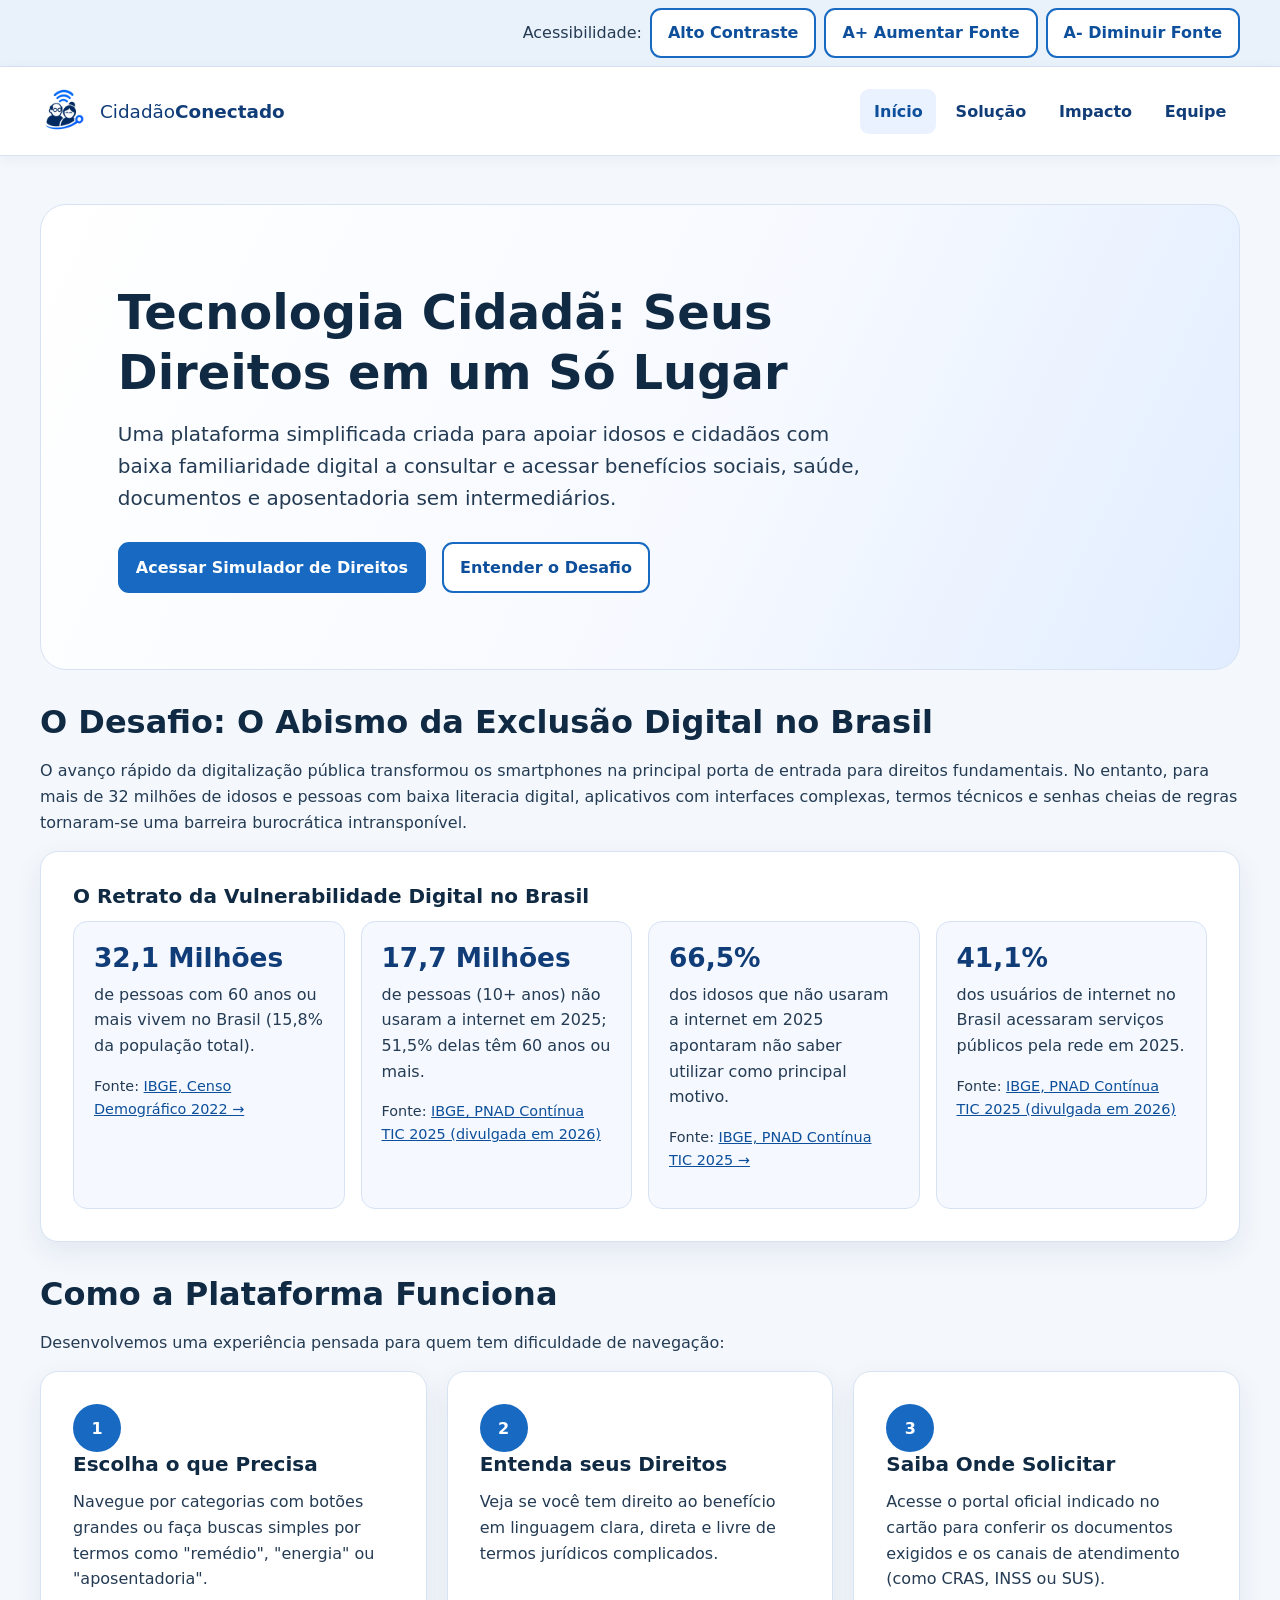
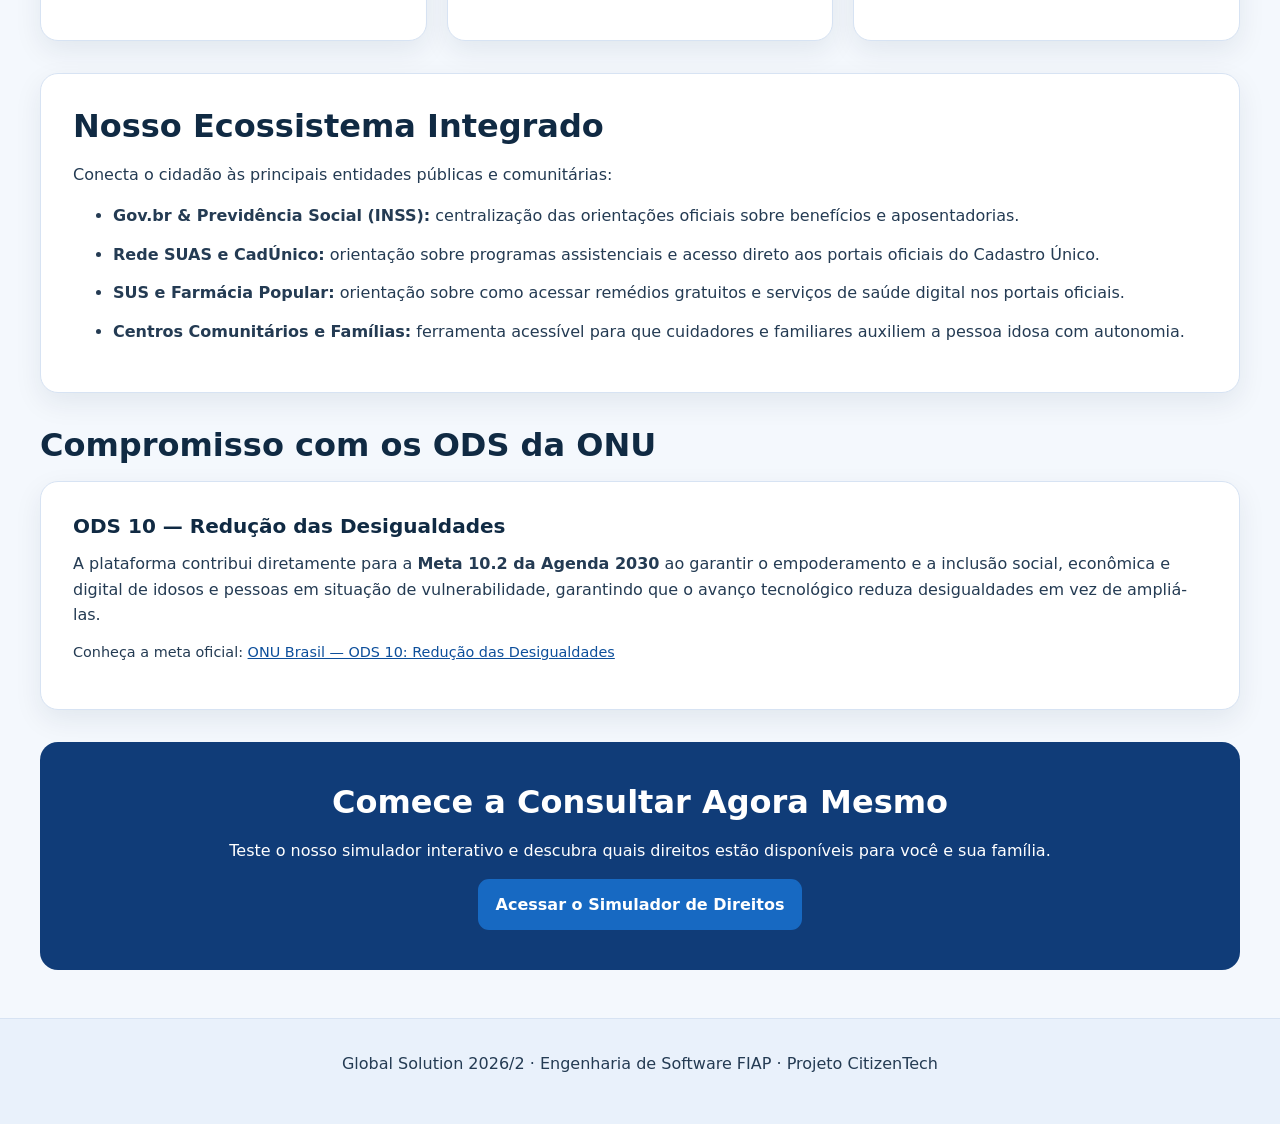
<file: index.html>
<!DOCTYPE html>
<html lang="pt-BR">
<head>
  <meta charset="UTF-8">
  <meta name="viewport" content="width=device-width, initial-scale=1.0">
  <title>Cidadão Conectado | Serviços e Direitos Acessíveis</title>
  <link rel="stylesheet" href="css/style.css">
  <link rel="stylesheet" href="css/home.css">
  <link rel="icon" type="image/png" href="img/logo-sem-palavras.png">
</head>
<body>

  <a class="pular" href="#conteudo">Pular para o conteúdo principal</a>

  <aside class="barra-acessibilidade" aria-label="Ferramentas de Acessibilidade">
    <div class="conteiner-acessibilidade">
      <span>Acessibilidade:</span>
      <button type="button" id="btn-contraste" aria-label="Alternar modo de alto contraste">Alto Contraste</button>
      <button type="button" id="btn-aumentar-fonte" aria-label="Aumentar o tamanho do texto">A+ Aumentar Fonte</button>
      <button type="button" id="btn-diminuir-fonte" aria-label="Diminuir o tamanho do texto">A- Diminuir Fonte</button>
    </div>
  </aside>

  <header>
    <div class="conteiner-topo">
      <div class="marca">
        <img src="img/logo-sem-palavras.png" alt="Logotipo Cidadão Conectado: dois idosos conectados por sinal de rede">
        <p class="logo-texto">Cidadão<strong>Conectado</strong></p>
      </div>
      <nav aria-label="Navegação Principal">
        <ul>
          <li><a href="index.html" aria-current="page">Início</a></li>
          <li><a href="solucao.html">Solução</a></li>
          <li><a href="impacto.html">Impacto</a></li>
          <li><a href="equipe.html">Equipe</a></li>
        </ul>
      </nav>
    </div>
  </header>

  <main id="conteudo">
    <section class="destaque-home">
      <h1>Tecnologia Cidadã: Seus Direitos em um Só Lugar</h1>
      <p class="subtitulo">
        Uma plataforma simplificada criada para apoiar idosos e cidadãos com baixa familiaridade digital a consultar e acessar benefícios sociais, saúde, documentos e aposentadoria sem intermediários.
      </p>
      <div class="botoes-hero">
        <a href="solucao.html" class="botao-destaque">Acessar Simulador de Direitos</a>
        <a href="#problema" class="botao-secundario">Entender o Desafio</a>
      </div>
    </section>

    <section id="problema" class="secao-problema">
      <h2>O Desafio: O Abismo da Exclusão Digital no Brasil</h2>
      <p>
        O avanço rápido da digitalização pública transformou os smartphones na principal porta de entrada para direitos fundamentais. No entanto, para mais de 32 milhões de idosos e pessoas com baixa literacia digital, aplicativos com interfaces complexas, termos técnicos e senhas cheias de regras tornaram-se uma barreira burocrática intransponível.
      </p>

      <article class="painel-estatisticas">
        <h3>O Retrato da Vulnerabilidade Digital no Brasil</h3>
        
        <div class="linha-dados">
          <div class="dado-item">
            <p class="numero-destaque">32,1 Milhões</p>
            <p>de pessoas com 60 anos ou mais vivem no Brasil (15,8% da população total).</p>
            <p class="link-fonte">
              Fonte: <a href="https://censo2022.ibge.gov.br/sobre/conhecendo-o-brasil.html" target="_blank" rel="noopener noreferrer">IBGE, Censo Demográfico 2022 →</a>
            </p>
          </div>

          <div class="dado-item">
            <p class="numero-destaque">17,7 Milhões</p>
            <p>de pessoas (10+ anos) não usaram a internet em 2025; 51,5% delas têm 60 anos ou mais.</p>
            <p class="link-fonte">
              Fonte: <a href="https://agenciadenoticias.ibge.gov.br/agencia-noticias/2012-agencia-de-noticias/noticias/47408-proporcao-de-usuarios-da-internet-no-pais-ultrapassou-90-da-populacao-de-10-anos-ou-mais-em-2025
" target="_blank" rel="noopener noreferrer">IBGE, PNAD Contínua TIC 2025 (divulgada em 2026)</a>
            </p>
          </div>

          <div class="dado-item">
            <p class="numero-destaque">66,5%</p>
            <p>dos idosos que não usaram a internet em 2025 apontaram não saber utilizar como principal motivo.</p>
            <p class="link-fonte">
              Fonte: <a href="https://agenciadenoticias.ibge.gov.br/agencia-noticias/2012-agencia-de-noticias/noticias/47408-proporcao-de-usuarios-da-internet-no-pais-ultrapassou-90-da-populacao-de-10-anos-ou-mais-em-2025" target="_blank" rel="noopener noreferrer">IBGE, PNAD Contínua TIC 2025 → </a>
            </p>
          </div>

          <div class="dado-item">
            <p class="numero-destaque">41,1%</p>
            <p>dos usuários de internet no Brasil acessaram serviços públicos pela rede em 2025.</p>
            <p class="link-fonte">
              Fonte: <a href="https://agenciadenoticias.ibge.gov.br/agencia-noticias/2012-agencia-de-noticias/noticias/47408-proporcao-de-usuarios-da-internet-no-pais-ultrapassou-90-da-populacao-de-10-anos-ou-mais-em-2025">IBGE, PNAD Contínua TIC 2025 (divulgada em 2026)</a>
            </p>
          </div>
        </div>
      </article>
    </section>

    <section class="como-funciona">
      <h2>Como a Plataforma Funciona</h2>
      <p>Desenvolvemos uma experiência pensada para quem tem dificuldade de navegação:</p>
      
      <div class="passos-grid">
        <article class="card-passo">
          <span class="passo-numero">1</span>
          <h3>Escolha o que Precisa</h3>
          <p>Navegue por categorias com botões grandes ou faça buscas simples por termos como "remédio", "energia" ou "aposentadoria".</p>
        </article>

        <article class="card-passo">
          <span class="passo-numero">2</span>
          <h3>Entenda seus Direitos</h3>
          <p>Veja se você tem direito ao benefício em linguagem clara, direta e livre de termos jurídicos complicados.</p>
        </article>

        <article class="card-passo">
          <span class="passo-numero">3</span>
          <h3>Saiba Onde Solicitar</h3>
          <p>Acesse o portal oficial indicado no cartão para conferir os documentos exigidos e os canais de atendimento (como CRAS, INSS ou SUS).</p>
        </article>
      </div>
    </section>

    <section class="secao-ecossistema">
      <h2>Nosso Ecossistema Integrado</h2>
      <p>Conecta o cidadão às principais entidades públicas e comunitárias:</p>
      <ul>
        <li><strong>Gov.br &amp; Previdência Social (INSS):</strong> centralização das orientações oficiais sobre benefícios e aposentadorias.</li>
        <li><strong>Rede SUAS e CadÚnico:</strong> orientação sobre programas assistenciais e acesso direto aos portais oficiais do Cadastro Único.</li>
        <li><strong>SUS e Farmácia Popular:</strong> orientação sobre como acessar remédios gratuitos e serviços de saúde digital nos portais oficiais.</li>
        <li><strong>Centros Comunitários e Famílias:</strong> ferramenta acessível para que cuidadores e familiares auxiliem a pessoa idosa com autonomia.</li>
      </ul>
    </section>

    <section class="secao-ods">
      <h2>Compromisso com os ODS da ONU</h2>
      <article class="card-ods">
        <h3>ODS 10 — Redução das Desigualdades</h3>
        <p>
          A plataforma contribui diretamente para a <strong>Meta 10.2 da Agenda 2030</strong> ao garantir o empoderamento e a inclusão social, econômica e digital de idosos e pessoas em situação de vulnerabilidade, garantindo que o avanço tecnológico reduza desigualdades em vez de ampliá-las.
        </p>
        <p class="link-fonte">
          Conheça a meta oficial: 
          <a href="https://brasil.un.org/pt-br/sdgs/10" target="_blank" rel="noopener noreferrer">
            ONU Brasil — ODS 10: Redução das Desigualdades
          </a>
        </p>
      </article>
    </section>

    <section class="chamada-acao">
      <h2>Comece a Consultar Agora Mesmo</h2>
      <p>Teste o nosso simulador interativo e descubra quais direitos estão disponíveis para você e sua família.</p>
      <a href="solucao.html" class="botao-destaque">Acessar o Simulador de Direitos</a>
    </section>
  </main>

  <footer>
    <p>Global Solution 2026/2 · Engenharia de Software FIAP · Projeto CitizenTech</p>
  </footer>
  <script src="js/acessibilidade.js"></script>
</body>
</html>
</file>
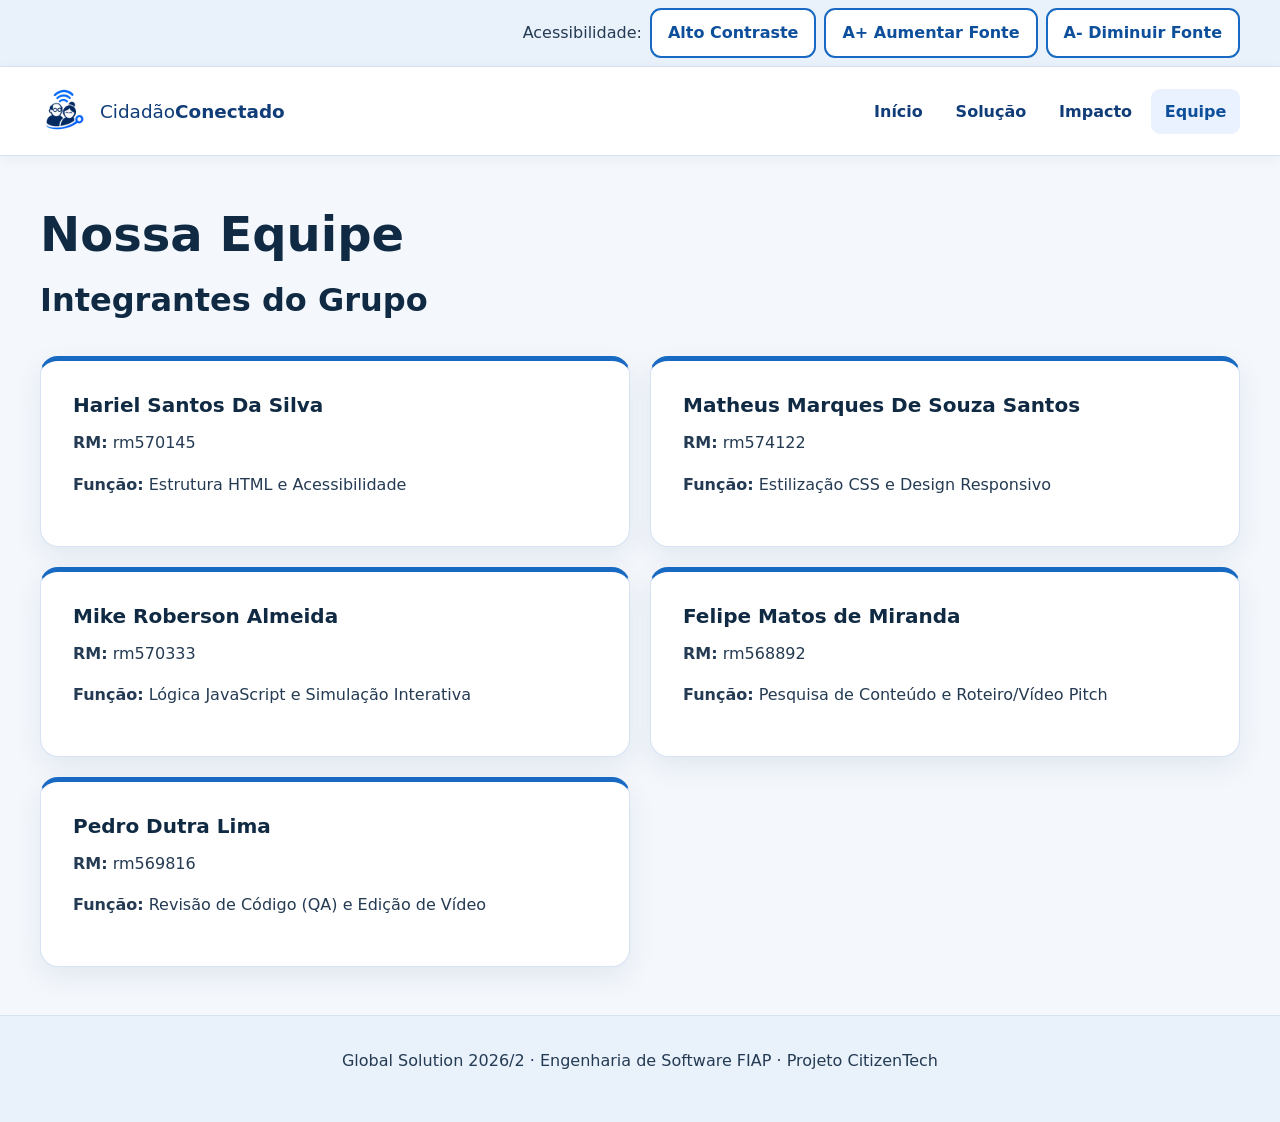
<file: equipe.html>
<!DOCTYPE html>
<html lang="pt-BR">
<head>
  <meta charset="UTF-8">
  <meta name="viewport" content="width=device-width, initial-scale=1.0">
  <title>Nossa Equipe | Cidadão Conectado</title>
  <link rel="stylesheet" href="css/style.css">
  <link rel="stylesheet" href="css/equipe.css">
  <link rel="icon" type="image/png" href="img/logo-sem-palavras.png">
</head>
<body>

  <a class="pular" href="#conteudo">Pular para o conteúdo principal</a>

  <aside class="barra-acessibilidade" aria-label="Ferramentas de Acessibilidade">
    <div class="conteiner-acessibilidade">
      <span>Acessibilidade:</span>
      <button type="button" id="btn-contraste" aria-label="Alternar modo de alto contraste">Alto Contraste</button>
      <button type="button" id="btn-aumentar-fonte" aria-label="Aumentar o tamanho do texto">A+ Aumentar Fonte</button>
      <button type="button" id="btn-diminuir-fonte" aria-label="Diminuir o tamanho do texto">A- Diminuir Fonte</button>
    </div>
  </aside>

  <header>
    <div class="conteiner-topo">
      <div class="marca">
        <img src="img/logo-sem-palavras.png" alt="Logotipo Cidadão Conectado: dois idosos conectados por sinal de rede">
        <p class="logo-texto">Cidadão<strong>Conectado</strong></p>
      </div>
      <nav aria-label="Navegação Principal">
        <ul>
          <li><a href="index.html">Início</a></li>
          <li><a href="solucao.html">Solução</a></li>
          <li><a href="impacto.html">Impacto</a></li>
          <li><a href="equipe.html" aria-current="page">Equipe</a></li>
        </ul>
      </nav>
    </div>
  </header>

  <main id="conteudo">
    <h1>Nossa Equipe</h1>

    <section class="conteiner-equipe">
      <h2>Integrantes do Grupo</h2>

      <article class="cartao-membro">
        <h3>Hariel Santos Da Silva</h3>
        <p><strong>RM:</strong> rm570145</p>
        <p><strong>Função:</strong> Estrutura HTML e Acessibilidade</p>
      </article>

      <article class="cartao-membro">
        <h3>Matheus Marques De Souza Santos</h3>
        <p><strong>RM:</strong> rm574122</p>
        <p><strong>Função:</strong> Estilização CSS e Design Responsivo</p>
      </article>

      <article class="cartao-membro">
        <h3>Mike Roberson Almeida</h3>
        <p><strong>RM:</strong> rm570333</p>
        <p><strong>Função:</strong> Lógica JavaScript e Simulação Interativa</p>
      </article>

      <article class="cartao-membro">
        <h3>Felipe Matos de Miranda</h3>
        <p><strong>RM:</strong> rm568892</p>
        <p><strong>Função:</strong> Pesquisa de Conteúdo e Roteiro/Vídeo Pitch</p>
      </article>

      <article class="cartao-membro">
        <h3>Pedro Dutra Lima</h3>
        <p><strong>RM:</strong> rm569816</p>
        <p><strong>Função:</strong> Revisão de Código (QA) e Edição de Vídeo
</p>
      </article>
    </section>
  </main>

  <footer>
    <p>Global Solution 2026/2 · Engenharia de Software FIAP · Projeto CitizenTech</p>
  </footer>

  <script src="js/acessibilidade.js"></script>
</body>
</html>
</file>
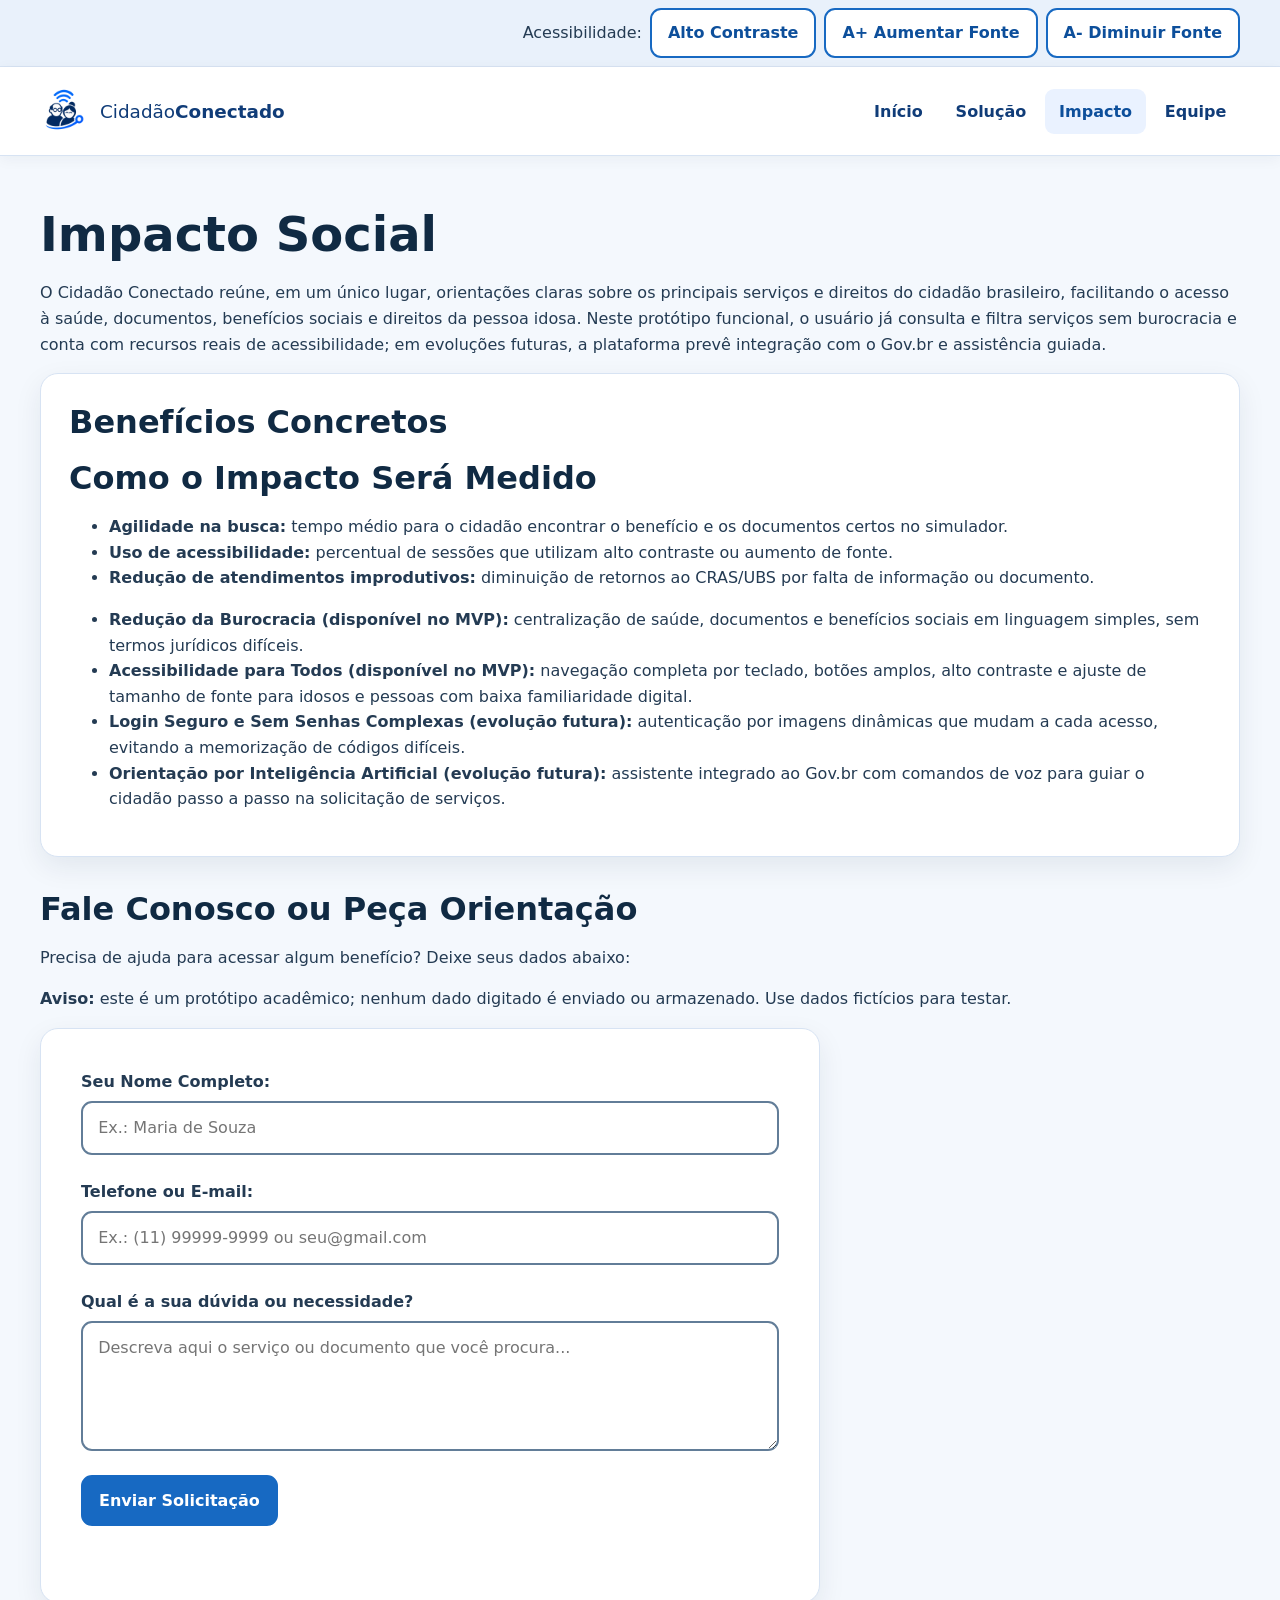
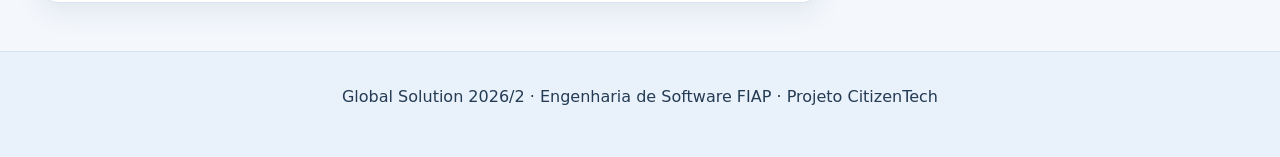
<file: impacto.html>
<!DOCTYPE html>
<html lang="pt-BR">
<head>
  <meta charset="UTF-8">
  <meta name="viewport" content="width=device-width, initial-scale=1.0">
  <title>Impacto Social e Contato | Serviços e Direitos</title>
  <link rel="stylesheet" href="css/style.css">
  <link rel="stylesheet" href="css/impacto.css">
  <link rel="icon" type="image/png" href="img/logo-sem-palavras.png">
</head>
<body>

  <a class="pular" href="#conteudo">Pular para o conteúdo principal</a>

  <aside class="barra-acessibilidade" aria-label="Ferramentas de Acessibilidade">
    <div class="conteiner-acessibilidade">
      <span>Acessibilidade:</span>
      <button type="button" id="btn-contraste" aria-label="Alternar modo de alto contraste">Alto Contraste</button>
      <button type="button" id="btn-aumentar-fonte" aria-label="Aumentar o tamanho do texto">A+ Aumentar Fonte</button>
      <button type="button" id="btn-diminuir-fonte" aria-label="Diminuir o tamanho do texto">A- Diminuir Fonte</button>
    </div>
  </aside>

  <header>
    <div class="conteiner-topo">
      <div class="marca">
        <img src="img/logo-sem-palavras.png" alt="Logotipo Cidadão Conectado: dois idosos conectados por sinal de rede">
        <p class="logo-texto">Cidadão<strong>Conectado</strong></p>
      </div>
      <nav aria-label="Navegação Principal">
        <ul>
          <li><a href="index.html">Início</a></li>
          <li><a href="solucao.html">Solução</a></li>
          <li><a href="impacto.html" aria-current="page">Impacto</a></li>
          <li><a href="equipe.html">Equipe</a></li>
        </ul>
      </nav>
    </div>
  </header>

  <main id="conteudo">
    <section>
      <h1>Impacto Social</h1>
      <p>
        O Cidadão Conectado reúne, em um único lugar, orientações claras sobre os principais serviços e direitos do cidadão brasileiro, facilitando o acesso à saúde, documentos, benefícios sociais e direitos da pessoa idosa. Neste protótipo funcional, o usuário já consulta e filtra serviços sem burocracia e conta com recursos reais de acessibilidade; em evoluções futuras, a plataforma prevê integração com o Gov.br e assistência guiada.
      </p>

      <article>
        <h2>Benefícios Concretos</h2>
        <article>
        <h2>Como o Impacto Será Medido</h2>
        <ul>
          <li><strong>Agilidade na busca:</strong> tempo médio para o cidadão encontrar o benefício e os documentos certos no simulador.</li>
          <li><strong>Uso de acessibilidade:</strong> percentual de sessões que utilizam alto contraste ou aumento de fonte.</li>
          <li><strong>Redução de atendimentos improdutivos:</strong> diminuição de retornos ao CRAS/UBS por falta de informação ou documento.</li>
        </ul>
      </article>
        <ul>
          <li><strong>Redução da Burocracia (disponível no MVP):</strong> centralização de saúde, documentos e benefícios sociais em linguagem simples, sem termos jurídicos difíceis.</li>
          <li><strong>Acessibilidade para Todos (disponível no MVP):</strong> navegação completa por teclado, botões amplos, alto contraste e ajuste de tamanho de fonte para idosos e pessoas com baixa familiaridade digital.</li>
          <li><strong>Login Seguro e Sem Senhas Complexas (evolução futura):</strong> autenticação por imagens dinâmicas que mudam a cada acesso, evitando a memorização de códigos difíceis.</li>
          <li><strong>Orientação por Inteligência Artificial (evolução futura):</strong> assistente integrado ao Gov.br com comandos de voz para guiar o cidadão passo a passo na solicitação de serviços.</li>
        </ul>
      </article>
    </section>

    <section>
      <h2>Fale Conosco ou Peça Orientação</h2>
      <p>Precisa de ajuda para acessar algum benefício? Deixe seus dados abaixo:</p>

      <p><strong>Aviso:</strong> este é um protótipo acadêmico; nenhum dado digitado é enviado ou armazenado. Use dados fictícios para testar.</p>
      <form id="form-contato" novalidate>
        <div>
          <label for="nome">Seu Nome Completo:</label>
          <input type="text" id="nome" name="nome" placeholder="Ex.: Maria de Souza" required aria-describedby="erro-nome">
          <p id="erro-nome" class="mensagem-erro" role="alert"></p>
        </div>

        <div>
          <label for="contato">Telefone ou E-mail:</label>
          <input type="text" id="contato" name="contato" placeholder="Ex.: (11) 99999-9999 ou seu@gmail.com" required aria-describedby="erro-contato">
          <p id="erro-contato" class="mensagem-erro" role="alert"></p>
        </div>

        <div>
          <label for="mensagem">Qual é a sua dúvida ou necessidade?</label>
          <textarea id="mensagem" name="mensagem" rows="4" placeholder="Descreva aqui o serviço ou documento que você procura..." required aria-describedby="erro-mensagem"></textarea>
          <p id="erro-mensagem" class="mensagem-erro" role="alert"></p>
        </div>

        <button type="submit">Enviar Solicitação</button>

        <p id="msg-sucesso" class="mensagem-sucesso" role="status"></p>
      </form>
    </section>
  </main>

  <footer>
    <p>Global Solution 2026/2 · Engenharia de Software FIAP · Projeto CitizenTech</p>
  </footer>

  <script src="js/acessibilidade.js"></script>
  <script src="js/validacao.js"></script>
</body>
</html>
</file>
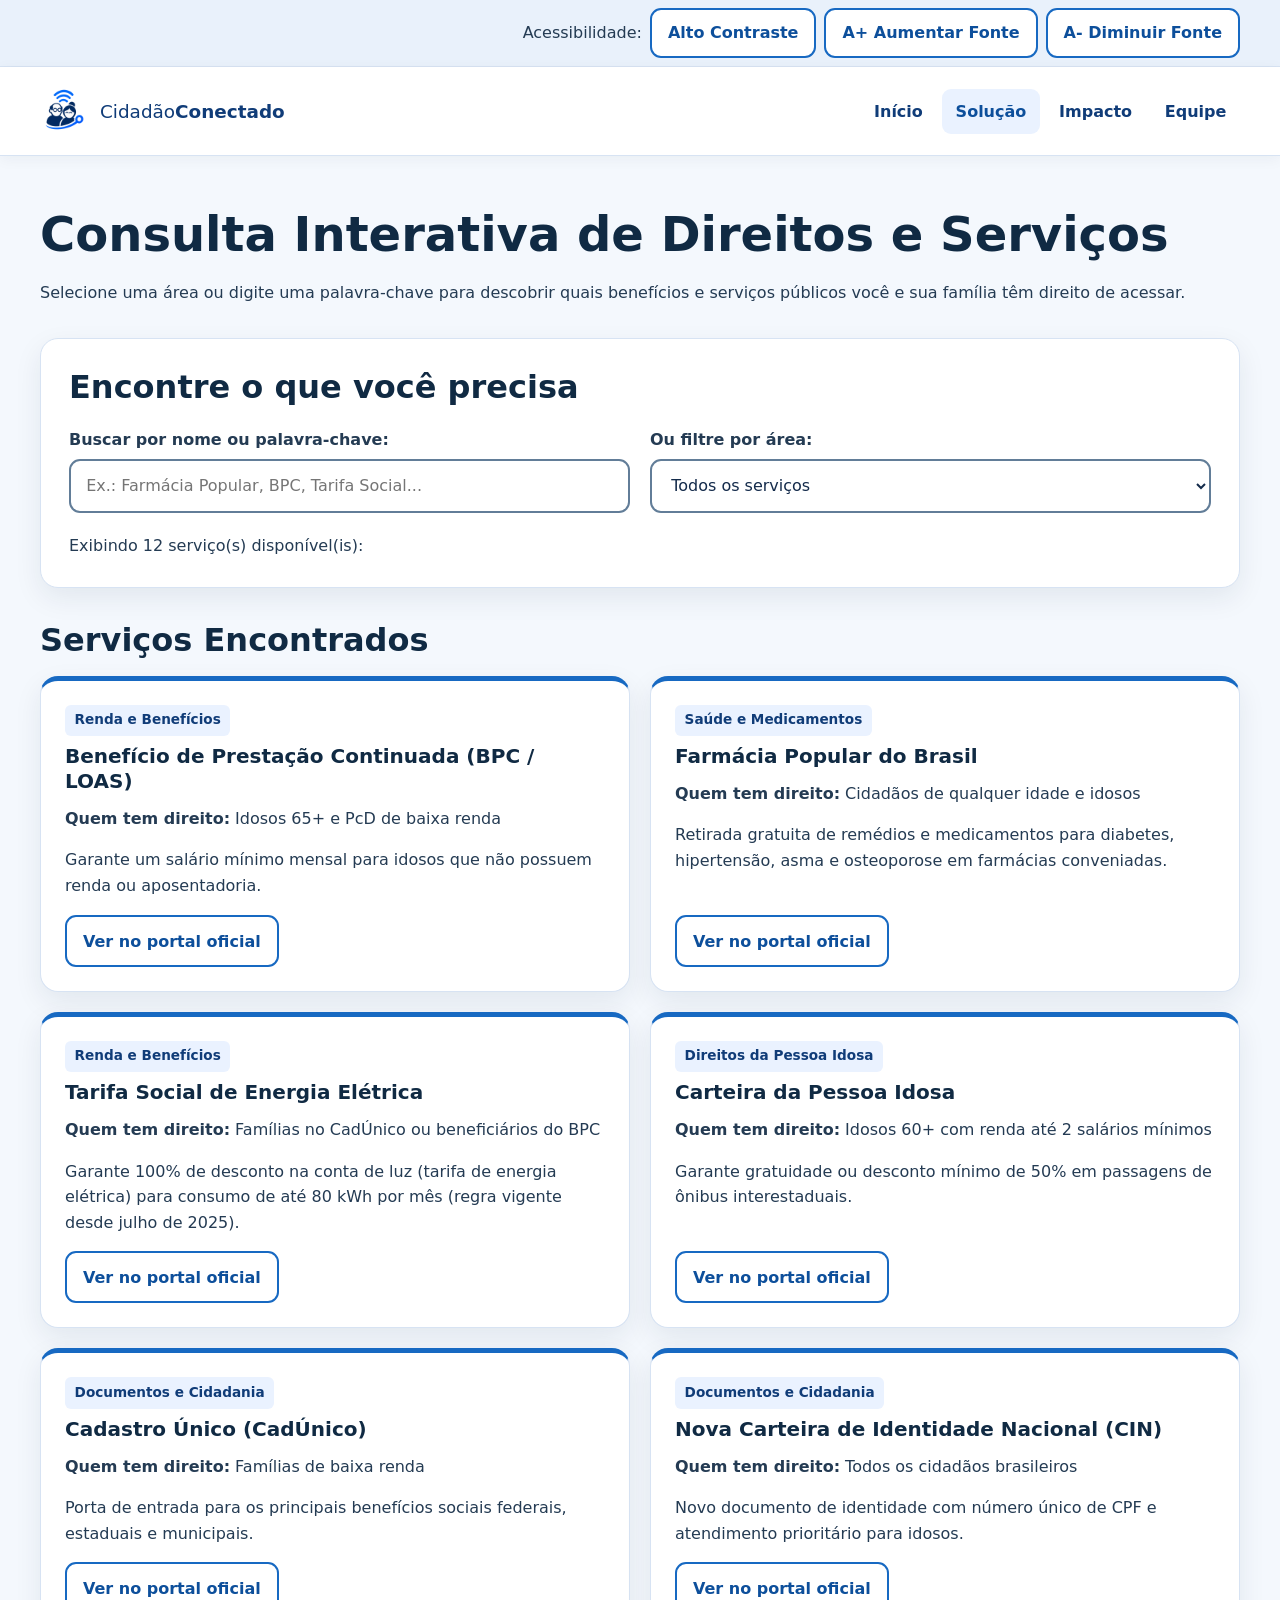
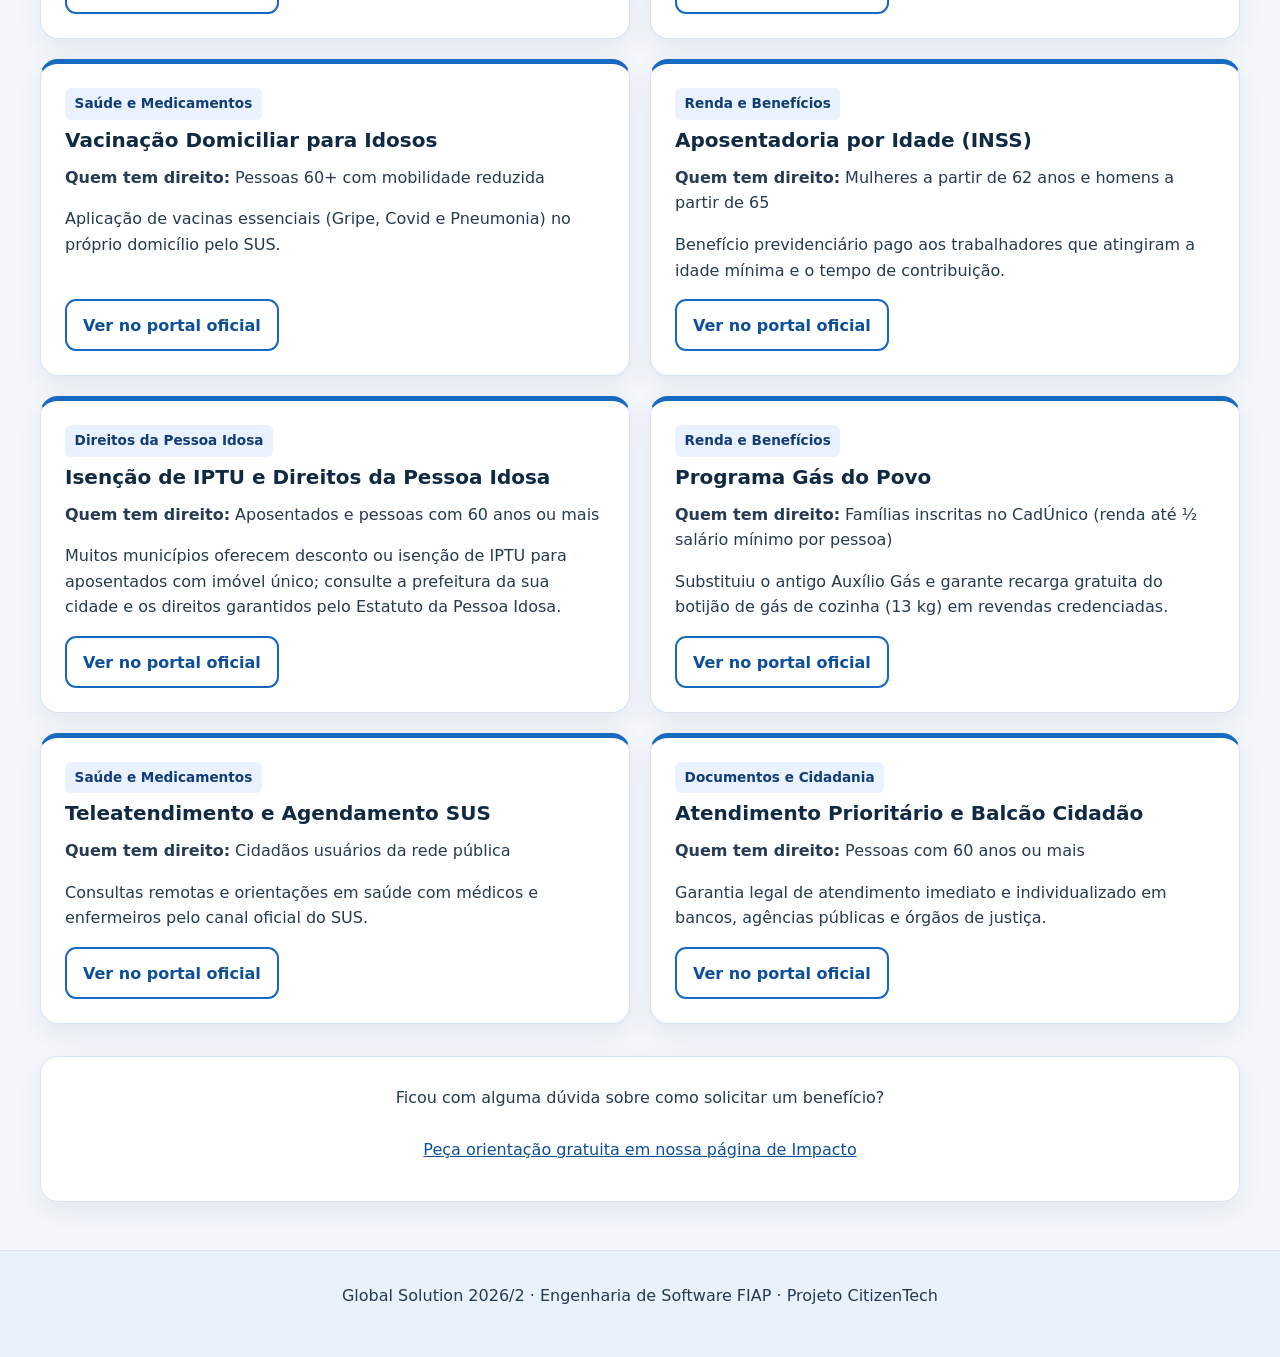
<file: solucao.html>
<!DOCTYPE html>
<html lang="pt-BR">
<head>
  <meta charset="UTF-8">
  <meta name="viewport" content="width=device-width, initial-scale=1.0">
  <title>Simulador de Serviços e Direitos | CitizenTech</title>
  <link rel="stylesheet" href="css/style.css">
  <link rel="stylesheet" href="css/solucao.css">
  <link rel="icon" type="image/png" href="img/logo-sem-palavras.png">
</head>
<body>

  <a class="pular" href="#conteudo">Pular para o conteúdo principal</a>

  <aside class="barra-acessibilidade" aria-label="Ferramentas de Acessibilidade">
    <div class="conteiner-acessibilidade">
      <span>Acessibilidade:</span>
      <button type="button" id="btn-contraste" aria-label="Alternar modo de alto contraste">Alto Contraste</button>
      <button type="button" id="btn-aumentar-fonte" aria-label="Aumentar o tamanho do texto">A+ Aumentar Fonte</button>
      <button type="button" id="btn-diminuir-fonte" aria-label="Diminuir o tamanho do texto">A- Diminuir Fonte</button>
    </div>
  </aside>

  <header>
    <div class="conteiner-topo">
      <div class="marca">
        <img src="img/logo-sem-palavras.png" alt="Logotipo Cidadão Conectado: dois idosos conectados por sinal de rede">
        <p class="logo-texto">Cidadão<strong>Conectado</strong></p>
      </div>
      <nav aria-label="Navegação Principal">
        <ul>
          <li><a href="index.html">Início</a></li>
          <li><a href="solucao.html" aria-current="page">Solução</a></li>
          <li><a href="impacto.html">Impacto</a></li>
          <li><a href="equipe.html">Equipe</a></li>
        </ul>
      </nav>
    </div>
  </header>

  <main id="conteudo">

    <section class="apresentacao-solucao">
      <h1>Consulta Interativa de Direitos e Serviços</h1>
      <p>Selecione uma área ou digite uma palavra-chave para descobrir quais benefícios e serviços públicos você e sua família têm direito de acessar.</p>
    </section>

    <section class="area-filtros">
      <h2>Encontre o que você precisa</h2>

      <div class="campo-busca">
        <label for="busca-termo">Buscar por nome ou palavra-chave:</label>
        <input type="search" id="busca-termo" placeholder="Ex.: Farmácia Popular, BPC, Tarifa Social...">
      </div>

      <div class="campo-categoria">
        <label for="filtro-categoria">Ou filtre por área:</label>
        <select id="filtro-categoria">
          <option value="todos">Todos os serviços</option>
          <option value="saude">Saúde e Medicamentos</option>
          <option value="renda">Renda e Benefícios Sociais</option>
          <option value="documentos">Documentos e Cidadania</option>
          <option value="idoso">Direitos da Pessoa Idosa</option>
        </select>
      </div>

      <p id="contador-resultados">Carregando serviços disponíveis...</p>
    </section>

    <section class="area-resultados">
      <h2>Serviços Encontrados</h2>
      <div id="vitrine-servicos" class="grade-servicos">
      </div>
    </section>

    <section class="chamada-ajuda">
      <p>Ficou com alguma dúvida sobre como solicitar um benefício?</p>
      <a href="impacto.html">Peça orientação gratuita em nossa página de Impacto</a>
    </section>
  </main>

  <footer>
    <p>Global Solution 2026/2 · Engenharia de Software FIAP · Projeto CitizenTech</p>
  </footer>

  <script src="js/acessibilidade.js"></script>
  <script src="js/dados.js"></script>
  <script src="js/simulacao.js"></script>
</body>
</html>
</file>
<file: css/style.css>
:root {
  color-scheme: light;
  --fundo: #f4f8fd;
  --superficie: #fff;
  --texto: #243b53;
  --titulo: #102a43;
  --azul: #1769c2;
  --azul-escuro: #103c78;
  --azul-hover: #0d4f9b;
  --borda: #d7e3f3;
  --foco: #1f6feb;
  --erro: #b42318;
  --sucesso: #167d3e;
  --raio: 18px;
  --sombra: 0 10px 28px rgb(16 42 67 / 8%);
}

* { box-sizing: border-box; }

html { scroll-behavior: smooth; }

body {
  display: flex;
  flex-direction: column;
  min-height: 100vh;
  margin: 0;
  background: var(--fundo);
  color: var(--texto);
  font-family: system-ui, -apple-system, "Segoe UI", sans-serif;
  line-height: 1.6;
}

a { color: var(--azul-hover); }

a:focus-visible, button:focus-visible, input:focus-visible, select:focus-visible, textarea:focus-visible {
  outline: 3px solid var(--foco);
  outline-offset: 3px;
}

.pular {
  position: absolute;
  z-index: 1;
  top: .5rem;
  left: .5rem;
  padding: .65rem 1rem;
  transform: translateY(-160%);
  border-radius: 8px;
  background: #fff;
  color: var(--azul-escuro);
}

.pular:focus { transform: translateY(0); }

.barra-acessibilidade {
  padding: .5rem 1rem;
  border-bottom: 1px solid var(--borda);
  background: #e9f1fb;
}

.conteiner-acessibilidade {
  display: flex;
  flex-wrap: wrap;
  align-items: center;
  justify-content: flex-end;
  gap: .5rem;
  width: min(1200px, 100%);
  margin: 0 auto;
}

header {
  border-bottom: 1px solid var(--borda);
  background: var(--superficie);
  box-shadow: 0 3px 14px rgb(16 42 67 / 5%);
}

.conteiner-topo {
  display: flex;
  align-items: center;
  justify-content: space-between;
  gap: 1.5rem;
  width: min(1200px, calc(100% - 2rem));
  min-height: 88px;
  margin: 0 auto;
}

.marca {
  display: flex;
  align-items: center;
  gap: .75rem;
  flex-shrink: 0;
}

.marca img {
  width: 3rem;
  height: 3rem;
  object-fit: contain;
}

.marca .logo-texto {
  margin: 0;
  color: var(--azul-escuro);
  font-size: 1.15rem;
}

header nav ul {
  display: flex;
  flex-wrap: wrap;
  gap: .35rem;
  margin: 0;
  padding: 0;
  list-style: none;
}

header nav a {
  display: block;
  padding: .6rem .85rem;
  border-radius: 9px;
  color: var(--azul-escuro);
  font-weight: 650;
  text-decoration: none;
}

header nav a:hover, header nav a[aria-current="page"] {
  background: #eaf2ff;
  color: var(--azul-hover);
}

main {
  flex: 1;
  width: min(1200px, calc(100% - 2rem));
  margin: 0 auto;
  padding: 3rem 0;
}

h1, h2, h3 {
  color: var(--titulo);
  line-height: 1.25;
}

h1 { margin: 0 0 1rem; font-size: clamp(2rem, 4vw, 3rem); }
h2 { margin: 0 0 1rem; font-size: clamp(1.5rem, 3vw, 2rem); }
h3 { margin: 0 0 .75rem; font-size: 1.25rem; }
p { margin: 0 0 1rem; }
main > section + section { margin-top: 2rem; }

.botao-destaque, .botao-secundario, button {
  display: inline-flex;
  align-items: center;
  justify-content: center;
  min-height: 48px;
  padding: .65rem 1rem;
  border: 2px solid var(--azul);
  border-radius: 11px;
  background: #fff;
  color: var(--azul-hover);
  font: inherit;
  font-weight: 700;
  text-align: center;
  text-decoration: none;
  cursor: pointer;
}

.botao-destaque, button[type="submit"] {
  background: var(--azul);
  color: #fff;
}

.botao-destaque:hover, button[type="submit"]:hover { background: var(--azul-hover); color: #fff; }

.botao-secundario, .chamada-ajuda a {
  background: #fff;
  color: var(--azul-hover);
}

.chamada-ajuda a { display: inline-flex; padding: .65rem 1rem; border-radius: 11px; }

.botao-secundario:hover, .chamada-ajuda a:hover { background: #edf4ff; }

/* Campos de formulário compartilhados */
label {
  display: block;
  margin-bottom: .4rem;
  font-weight: 650;
}

input, select, textarea {
  display: block;
  width: 100%;
  min-height: 54px;
  padding: .75rem .95rem;
  border: 2px solid #627d98;
  border-radius: 11px;
  background: #fff;
  color: #142b4b;
  font: inherit;
}

textarea { resize: vertical; }
input:focus-visible, select:focus-visible, textarea:focus-visible { border-color: var(--azul); }


/* Rodapé */
footer {margin-top: auto;
  padding: 2rem 1.25rem;
  border-top: 1px solid #d7e3f3;
  background: #e9f1fb;
  text-align: center;
}

/* Acessibilidade — validação */
[aria-invalid="true"] { border-color: var(--erro); }

/* Alto contraste */
body.alto-contraste {
  --fundo: #000;
  --superficie: #000;
  --texto: #fff;
  --titulo: #fff;
  --borda: #fff;
  --foco: #ffeb00;
  --azul: #ffeb00;
  --azul-hover: #ffeb00;
  background: #000;
  color: #fff;
}

body.alto-contraste :is(header, footer, .barra-acessibilidade, .destaque-home, .painel-estatisticas, .dado-item, .card-passo, .card-ods, .secao-ecossistema, .area-filtros, .grade-servicos > *, .chamada-ajuda, #form-contato, .cartao-membro, .chamada-acao) {
  background: #000;
  color: #fff;
  border-color: #fff;
  box-shadow: none;
}

body.alto-contraste :is(a, .numero-destaque, .marca .logo-texto) { color: #ffeb00; }

body.alto-contraste :is(input, select, textarea, button, .botao-destaque, .botao-secundario, .chamada-ajuda a) {
  background: #000;
  color: #ffeb00;
  border-color: #ffeb00;
}

body.alto-contraste :is(h1, h2, h3) { color: #fff; }

body.alto-contraste header nav a[aria-current="page"] {
  color: #ffeb00;
  background: #000;
  box-shadow: inset 0 -3px #ffeb00;
}

body.alto-contraste .mensagem-erro { color: #ff8c8c; }

/* Responsividade compartilhada */
@media (max-width: 980px) {
  .conteiner-topo { flex-wrap: wrap; }
}

body.alto-contraste .passo-numero {
  background: #ffeb00;
  color: #000; 
  border: 2px solid #ffeb00;
}

body.alto-contraste :is(.botao-destaque, button, .botao-secundario, .chamada-ajuda a):hover {
  background: #ffeb00;
  color: #000; /* Texto preto nítido sobre fundo amarelo */
}

@media (max-width: 680px) {
  body { font-size: 1rem; }
  main { width: calc(100% - 2rem); padding-block: 1.5rem 3rem; }
  .conteiner-topo { flex-direction: column; gap: .75rem; }
  .conteiner-topo nav { width: 100%; }
  header nav ul { justify-content: center; }
  header nav a { padding: .5rem .7rem; }
  .conteiner-acessibilidade { justify-content: center; }
}

@media (max-width: 420px) {
  .conteiner-acessibilidade button { flex: 1; }
}

@media (prefers-reduced-motion: reduce) {
  html { scroll-behavior: auto; }
}

@media print {
  .barra-acessibilidade, .pular, .botoes-hero { display: none; }
  body { background: #fff; color: #000; }
}


main > *, .painel-estatisticas, .card-ods, .card-passo { min-width: 0; }
.link-fonte a { overflow-wrap: anywhere; }

html.fonte-80  { font-size: 80%; }
html.fonte-90  { font-size: 90%; }
html.fonte-110 { font-size: 110%; }
html.fonte-120 { font-size: 120%; }
html.fonte-130 { font-size: 130%; }
html.fonte-140 { font-size: 140%; }
</file>
<file: css/home.css>
/* PÁGINA INICIAL */
.destaque-home {
  padding: clamp(2rem, 6vw, 5rem);
  border: 1px solid var(--borda);
  border-radius: 26px;
  background: linear-gradient(115deg, #fff 0%, #f6f9ff 58%, #e1edff 100%);
}

.destaque-home h1 { max-width: 760px; margin-top: 0; }

.subtitulo { max-width: 750px; font-size: 1.25rem; }

.botoes-hero {
  display: flex;
  flex-wrap: wrap;
  gap: 1rem;
  margin-top: 1.75rem;
}

.secao-problema, .como-funciona, .secao-ecossistema, .secao-ods { scroll-margin-top: 1.5rem; }

.painel-estatisticas, .card-ods, .secao-ecossistema {
  padding: 2rem;
  background: #fff;
  border: 1px solid var(--borda);
  border-radius: var(--raio);
  box-shadow: var(--sombra);
}

.linha-dados {
  display: grid;
  grid-template-columns: repeat(4, minmax(0, 1fr));  gap: 1rem;
}

.dado-item {
  min-width: 0;
  padding: 1.25rem;
  background: #f5f9ff;
  border: 1px solid var(--borda);
  border-radius: 14px;
}

.numero-destaque {
  margin: 0 0 .5rem;
  color: var(--azul-escuro);
  font-size: 1.65rem;
  font-weight: 800;
  line-height: 1.2;
}

.link-fonte { font-size: .9rem; overflow-wrap: anywhere; }

.passos-grid {
  display: grid;
  grid-template-columns: repeat(3, minmax(0, 1fr));
  gap: 1.25rem;
}

.card-passo {
  min-width: 0;
  padding: 2rem;
  background: #fff;
  border: 1px solid var(--borda);
  border-radius: var(--raio);
  box-shadow: var(--sombra);
}

.passo-numero {
  display: inline-grid;
  place-items: center;
  width: 48px;
  height: 48px;
  border-radius: 50%;
  background: var(--azul);
  color: #fff;
  font-weight: 800;
}

.secao-ecossistema li, .card-ods p { margin-bottom: .8rem; }

.chamada-acao {
  padding: 2.5rem;
  border-radius: var(--raio);
  background: var(--azul-escuro);
  color: #fff;
  text-align: center;
}

.chamada-acao h2 { color: #fff; }

/* Responsividade — Home */
@media (max-width: 980px) {
  .linha-dados { grid-template-columns: repeat(2, minmax(0, 1fr)); }
  .passos-grid { grid-template-columns: 1fr; }
}

@media (max-width: 680px) {
  .linha-dados, .passos-grid { grid-template-columns: minmax(0, 1fr); }
  .botoes-hero { flex-direction: column; }
  .botoes-hero a { width: 100%; }
  .destaque-home, .painel-estatisticas, .card-passo, .secao-ecossistema, .card-ods { padding: 1.4rem; }
}

@media (max-width: 420px) {
  .destaque-home h1 { font-size: 1.85rem; }
}
</file>
<file: css/equipe.css>
/* PÁGINA EQUIPE */
.conteiner-equipe {
  display: grid;
  grid-template-columns: repeat(2, minmax(0, 1fr));
  gap: 1.25rem;
}

.conteiner-equipe > h2 { grid-column: 1 / -1; }

.cartao-membro {
  padding: 2rem;
  border: 1px solid var(--borda);
  border-top: 5px solid var(--azul);
  border-radius: var(--raio);
  background: #fff;
  box-shadow: var(--sombra);
}

.cartao-membro h3 { margin-top: 0; }

/* Responsividade — Equipe */
@media (max-width: 680px) {
  .conteiner-equipe { grid-template-columns: minmax(0, 1fr); }
  .conteiner-equipe > h2 { grid-column: auto; }
  .cartao-membro { padding: 1.4rem; }
}
</file>
<file: css/impacto.css>
/* PÁGINA IMPACTO */
#form-contato {
  display: grid;
  gap: 1.25rem;
  max-width: 780px;
  padding: clamp(1.5rem, 4vw, 2.5rem);
  background: #fff;
  border: 1px solid var(--borda);
  border-radius: var(--raio);
  box-shadow: var(--sombra);
}

#form-contato button { justify-self: start; }

.mensagem-erro {
  color: var(--erro);
  font-weight: 650;
  margin: .25rem 0 0;
}

.mensagem-sucesso:not(:empty) {
  padding: 1rem;
  border-radius: 8px;
  background: #e8f7ec;
  color: var(--sucesso);
}




/* Destaque do conteúdo informativo da página de impacto */
main > section:not(.secao-problema):not(.secao-ods) > article:not(.card-passo) {
  padding: 1.75rem;
  background: var(--superficie);
  border: 1px solid var(--borda);
  border-radius: var(--raio);
  box-shadow: var(--sombra);
}
</file>
<file: css/solucao.css>
.area-filtros,
.chamada-ajuda {
  padding: 1.75rem;
  background: var(--superficie);
  border: 1px solid var(--borda);
  border-radius: var(--raio);
  box-shadow: var(--sombra);
}

.area-filtros {
  display: grid;
  grid-template-columns: repeat(2, minmax(0, 1fr));
  gap: 1.25rem;
}

.area-filtros h2,
#contador-resultados {
  grid-column: 1 / -1;
  margin-bottom: 0;
}

.grade-servicos {
  display: grid;
  grid-template-columns: repeat(2, minmax(0, 1fr));
  gap: 1.25rem;
}

.cartao-servico {
  display: flex;
  flex-direction: column;
  align-items: flex-start;
  padding: 1.5rem;
  background: var(--superficie);
  border: 1px solid var(--borda);
  border-top: 5px solid var(--azul);
  border-radius: var(--raio);
  box-shadow: var(--sombra);
}

.tag-categoria {
  display: inline-block;
  margin-bottom: .5rem;
  padding: .3rem .6rem;
  border-radius: 6px;
  background: #eaf2ff;
  color: var(--azul-escuro);
  font-size: .85rem;
  font-weight: 700;
}

.cartao-servico h3 {
  margin-top: 0;
}

.cartao-servico a {
  margin-top: auto;
  padding-top: .75rem;
}

.cartao-vazio {
  grid-column: 1 / -1;
  padding: 2rem;
  text-align: center;
  background: var(--superficie);
  border: 1px solid var(--borda);
  border-radius: var(--raio);
  box-shadow: var(--sombra);
}

.chamada-ajuda {
  text-align: center;
}

body.alto-contraste .cartao-vazio {
  background: #000;
  color: #fff;
  border-color: #fff;
}

body.alto-contraste .tag-categoria {
  background: #000;
  color: #ffeb00;
  border: 1px solid #ffeb00;
}

@media (max-width: 720px) {
  .area-filtros,
  .grade-servicos {
    grid-template-columns: minmax(0, 1fr);
  }
}
</file>
